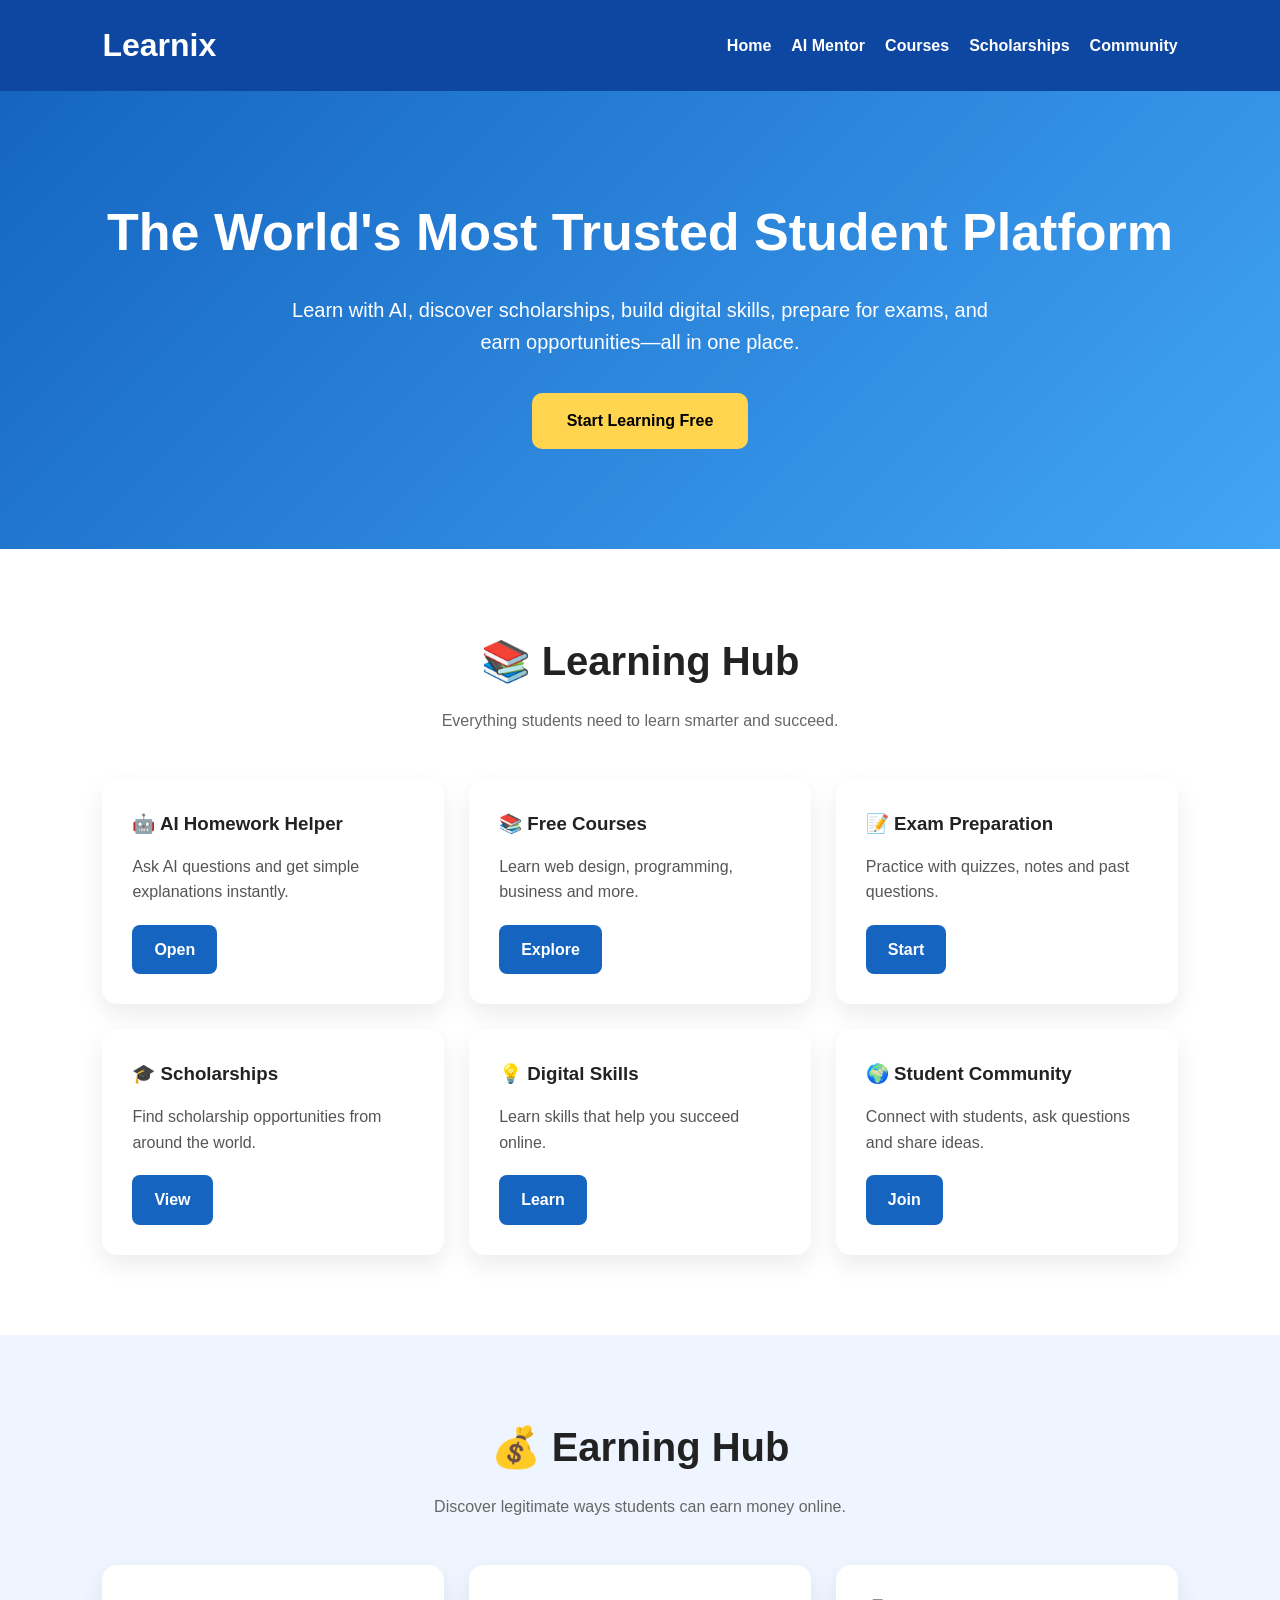
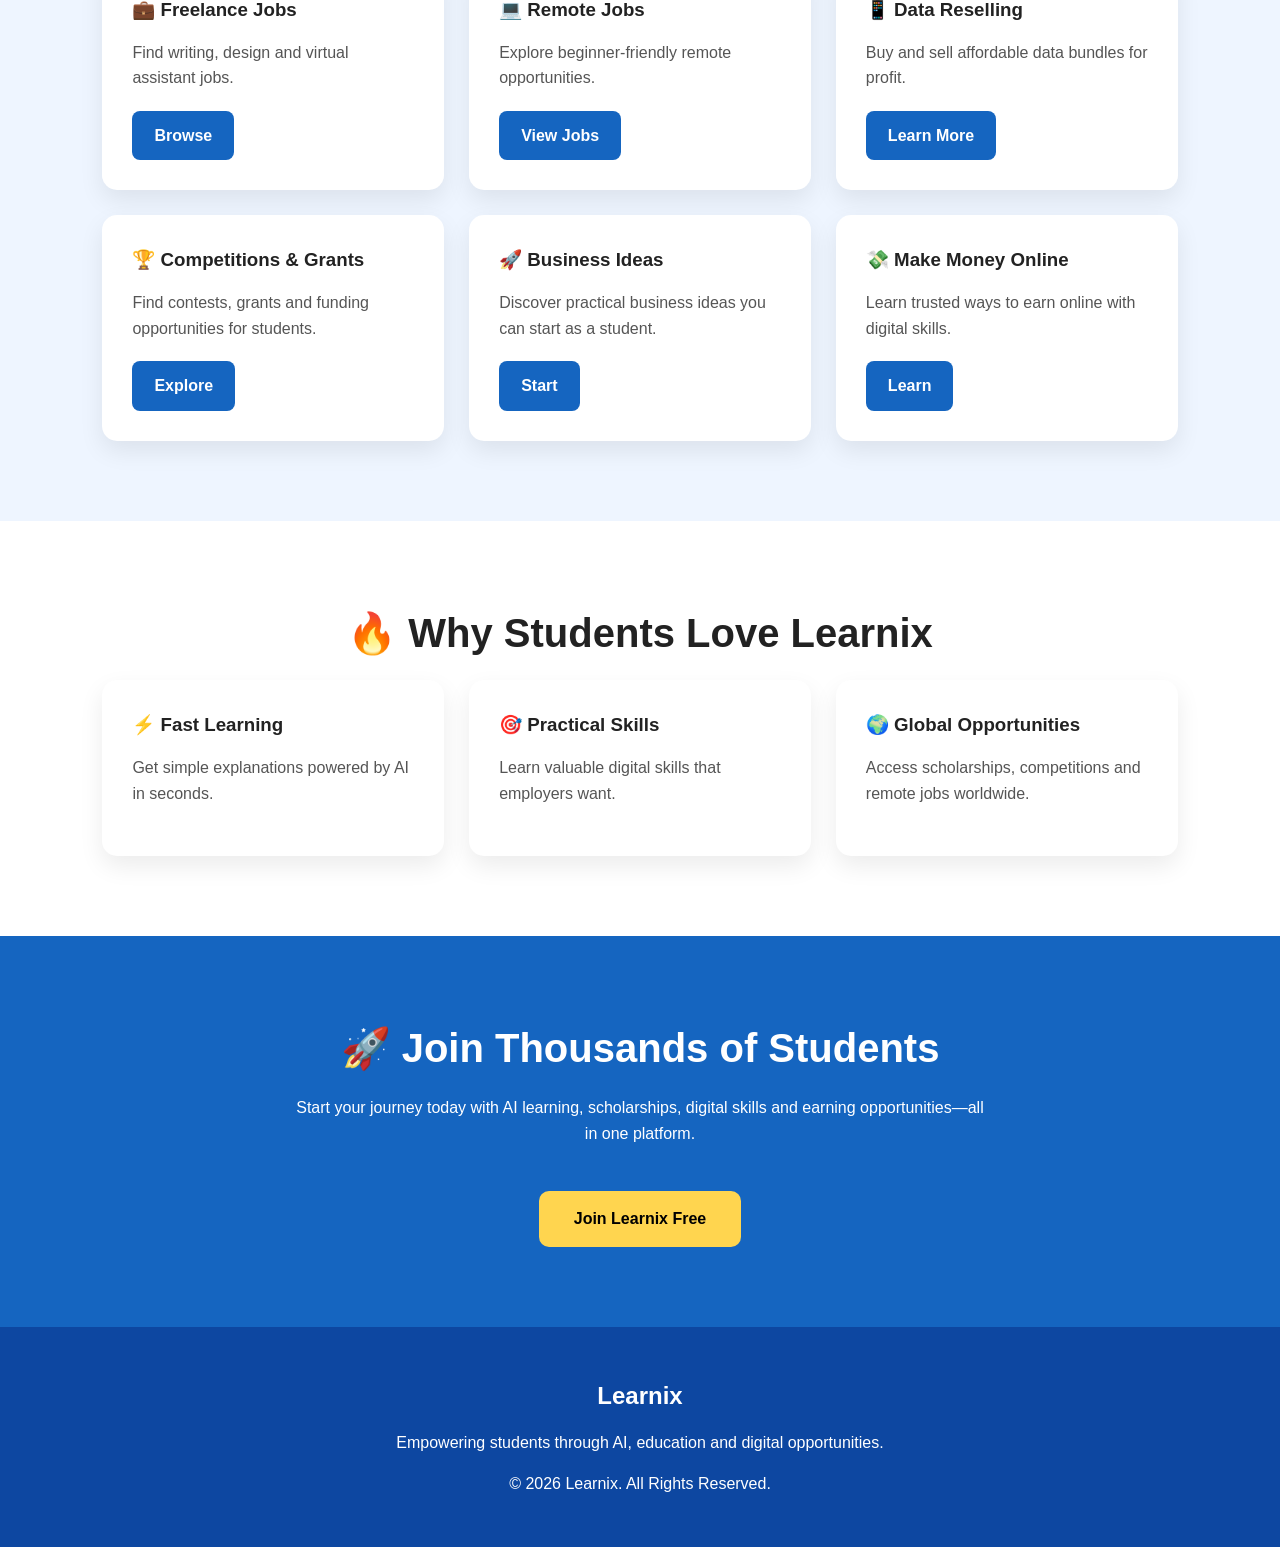
<file: index.html>
<!DOCTYPE html>
<html lang="en">
<head>
<meta charset="UTF-8">
<meta name="viewport" content="width=device-width, initial-scale=1.0">
<title>Learnix</title>
<link rel="stylesheet" href="style.css">
</head>

<body>

<header>

<div class="logo">
Learnix
</div>

<nav>
<a href="#">Home</a>
<a href="#">AI Mentor</a>
<a href="#">Courses</a>
<a href="#">Scholarships</a>
<a href="#">Community</a>
</nav>

</header>

<section class="hero">

<h1>The World's Most Trusted Student Platform</h1>

<p>
Learn with AI, discover scholarships, build digital skills,
prepare for exams, and earn opportunities—all in one place.
</p>

<a href="#" class="hero-btn">Start Learning Free</a>

</section>

<section class="learn-hub">

<h2>📚 Learning Hub</h2>

<p class="section-text">
Everything students need to learn smarter and succeed.
</p>

<div class="card-grid">

<div class="card">
<h3>🤖 AI Homework Helper</h3>
<p>Ask AI questions and get simple explanations instantly.</p>
<a href="#" class="btn">Open</a>
</div>

<div class="card">
<h3>📚 Free Courses</h3>
<p>Learn web design, programming, business and more.</p>
<a href="#" class="btn">Explore</a>
</div>

<div class="card">
<h3>📝 Exam Preparation</h3>
<p>Practice with quizzes, notes and past questions.</p>
<a href="#" class="btn">Start</a>
</div>

<div class="card">
<h3>🎓 Scholarships</h3>
<p>Find scholarship opportunities from around the world.</p>
<a href="#" class="btn">View</a>
</div>

<div class="card">
<h3>💡 Digital Skills</h3>
<p>Learn skills that help you succeed online.</p>
<a href="#" class="btn">Learn</a>
</div>

<div class="card">
<h3>🌍 Student Community</h3>
<p>Connect with students, ask questions and share ideas.</p>
<a href="#" class="btn">Join</a>
</div>

</div>

</section>

<section class="earning-hub">

<h2>💰 Earning Hub</h2>

<p class="section-text">
Discover legitimate ways students can earn money online.
</p>

<div class="card-grid">

<div class="card">
<h3>💼 Freelance Jobs</h3>
<p>Find writing, design and virtual assistant jobs.</p>
<a href="#" class="btn">Browse</a>
</div>

<div class="card">
<h3>💻 Remote Jobs</h3>
<p>Explore beginner-friendly remote opportunities.</p>
<a href="#" class="btn">View Jobs</a>
</div>

<div class="card">
<h3>📱 Data Reselling</h3>
<p>Buy and sell affordable data bundles for profit.</p>
<a href="#" class="btn">Learn More</a>
</div><div class="card">
<h3>🏆 Competitions & Grants</h3>
<p>Find contests, grants and funding opportunities for students.</p>
<a href="#" class="btn">Explore</a>
</div>

<div class="card">
<h3>🚀 Business Ideas</h3>
<p>Discover practical business ideas you can start as a student.</p>
<a href="#" class="btn">Start</a>
</div>

<div class="card">
<h3>💸 Make Money Online</h3>
<p>Learn trusted ways to earn online with digital skills.</p>
<a href="#" class="btn">Learn</a>
</div>

</div>

</section>

<section class="featured">

<h2>🔥 Why Students Love Learnix</h2>

<div class="card-grid">

<div class="card">
<h3>⚡ Fast Learning</h3>
<p>Get simple explanations powered by AI in seconds.</p>
</div>

<div class="card">
<h3>🎯 Practical Skills</h3>
<p>Learn valuable digital skills that employers want.</p>
</div>

<div class="card">
<h3>🌍 Global Opportunities</h3>
<p>Access scholarships, competitions and remote jobs worldwide.</p>
</div>

</div>

</section>

<section class="community">

<h2>🚀 Join Thousands of Students</h2>

<p class="section-text">
Start your journey today with AI learning, scholarships, digital skills and earning opportunities—all in one platform.
</p>

<a href="#" class="hero-btn">Join Learnix Free</a>

</section>

<footer>

<h2>Learnix</h2>

<p>Empowering students through AI, education and digital opportunities.</p>

<p>© 2026 Learnix. All Rights Reserved.</p>

</footer>

</body>
</html>
</file>
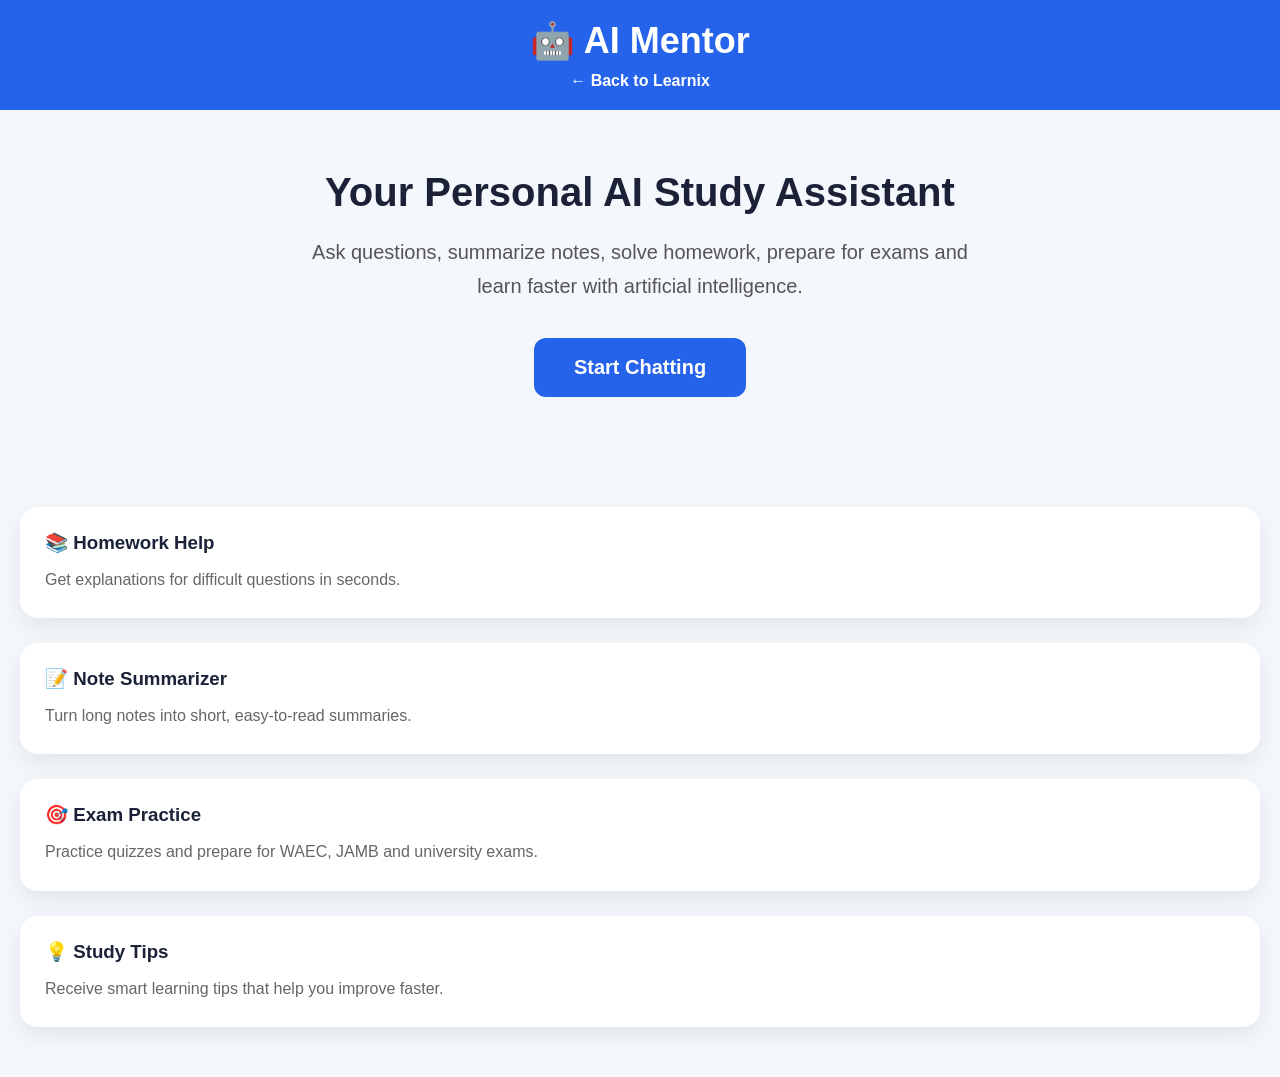
<file: ai.html>
<!DOCTYPE html>
<html lang="en">
<head>
<meta charset="UTF-8">
<meta name="viewport" content="width=device-width, initial-scale=1.0">
<title>AI Mentor - Learnix</title>

<style>
*{
margin:0;
padding:0;
box-sizing:border-box;
font-family:Arial,sans-serif;
}

body{
background:#f4f7fc;
color:#1b2238;
}

header{
background:#2563eb;
padding:20px;
text-align:center;
}

header h1{
color:white;
font-size:36px;
margin-bottom:10px;
}

header a{
color:white;
text-decoration:none;
font-weight:bold;
}

.hero{
padding:60px 20px;
text-align:center;
}

.hero h2{
font-size:40px;
margin-bottom:20px;
}

.hero p{
font-size:20px;
color:#555;
max-width:700px;
margin:auto;
line-height:1.7;
}

.button{
display:inline-block;
margin-top:35px;
background:#2563eb;
color:white;
padding:18px 40px;
border-radius:12px;
text-decoration:none;
font-size:20px;
font-weight:bold;
}

.features{
padding:50px 20px;
display:grid;
gap:25px;
}

.card{
background:white;
padding:25px;
border-radius:18px;
box-shadow:0 8px 25px rgba(0,0,0,.08);
}

.card h3{
margin-bottom:12px;
}

.card p{
color:#666;
line-height:1.7;
}
</style>

</head>

<body>

<header>
<h1>🤖 AI Mentor</h1>
<a href="index.html">← Back to Learnix</a>
</header>

<section class="hero">
<h2>Your Personal AI Study Assistant</h2>

<p>
Ask questions, summarize notes, solve homework,
prepare for exams and learn faster with artificial
intelligence.
</p>

<a href="#" class="button">Start Chatting</a>
</section>

<section class="features">

<div class="card">
<h3>📚 Homework Help</h3>
<p>Get explanations for difficult questions in seconds.</p>
</div>

<div class="card">
<h3>📝 Note Summarizer</h3>
<p>Turn long notes into short, easy-to-read summaries.</p>
</div>

<div class="card">
<h3>🎯 Exam Practice</h3>
<p>Practice quizzes and prepare for WAEC, JAMB and university exams.</p>
</div>

<div class="card">
<h3>💡 Study Tips</h3>
<p>Receive smart learning tips that help you improve faster.</p>
</div>

</section>

</body>
</html>
</file>
<file: style.css>
*{
margin:0;
padding:0;
box-sizing:border-box;
}

body{
font-family:Arial,sans-serif;
background:#f4f7fc;
color:#222;
line-height:1.6;
}

header{
display:flex;
justify-content:space-between;
align-items:center;
padding:20px 8%;
background:#0d47a1;
color:white;
position:sticky;
top:0;
z-index:1000;
}

.logo{
font-size:32px;
font-weight:bold;
}

nav{
display:flex;
gap:20px;
flex-wrap:wrap;
}

nav a{
color:white;
text-decoration:none;
font-weight:bold;
transition:.3s;
}

nav a:hover{
color:#ffd54f;
}

.hero{
background:linear-gradient(135deg,#1565c0,#42a5f5);
color:white;
text-align:center;
padding:100px 8%;
}

.hero h1{
font-size:52px;
margin-bottom:20px;
}

.hero p{
max-width:700px;
margin:auto;
font-size:20px;
margin-bottom:35px;
}

.hero-btn{
display:inline-block;
background:#ffd54f;
color:#000;
padding:15px 35px;
border-radius:10px;
text-decoration:none;
font-weight:bold;
}

.learn-hub,
.earning-hub,
.featured,
.community{
padding:80px 8%;
}

.learn-hub{
background:white;
}

.earning-hub{
background:#eef5ff;
}

.featured{
background:white;
}

.community{
background:#1565c0;
color:white;
text-align:center;
}

.learn-hub h2,
.earning-hub h2,
.featured h2,
.community h2{
text-align:center;
font-size:40px;
margin-bottom:15px;
}

.section-text{
text-align:center;
max-width:700px;
margin:0 auto 45px;
color:#666;
}

.community .section-text{
color:white;
}

.card-grid{
display:grid;
grid-template-columns:repeat(auto-fit,minmax(260px,1fr));
gap:25px;
}

.card{
background:white;
padding:30px;
border-radius:15px;
box-shadow:0 10px 25px rgba(0,0,0,.08);
transition:.3s;
}

.card:hover{
transform:translateY(-8px);
}

.card h3{
margin-bottom:15px;
}

.card p{
margin-bottom:20px;
color:#555;
}

.btn{
display:inline-block;
background:#1565c0;
color:white;
padding:12px 22px;
border-radius:8px;
text-decoration:none;
font-weight:bold;
}

footer{
background:#0d47a1;
color:white;
text-align:center;
padding:50px 20px;
}

footer p{
margin-top:15px;
}

@media(max-width:768px){

header{
flex-direction:column;
gap:15px;
}

nav{
justify-content:center;
}

.hero{
padding:80px 8%;
}

.hero h1{
font-size:38px;
}

.hero p{
font-size:18px;
}

.learn-hub h2,
.earning-hub h2,
.featured h2,
.community h2{
font-size:30px;
}

.hero-btn{
display:block;
max-width:280px;
margin:auto;
text-align:center;
}

}
</file>
